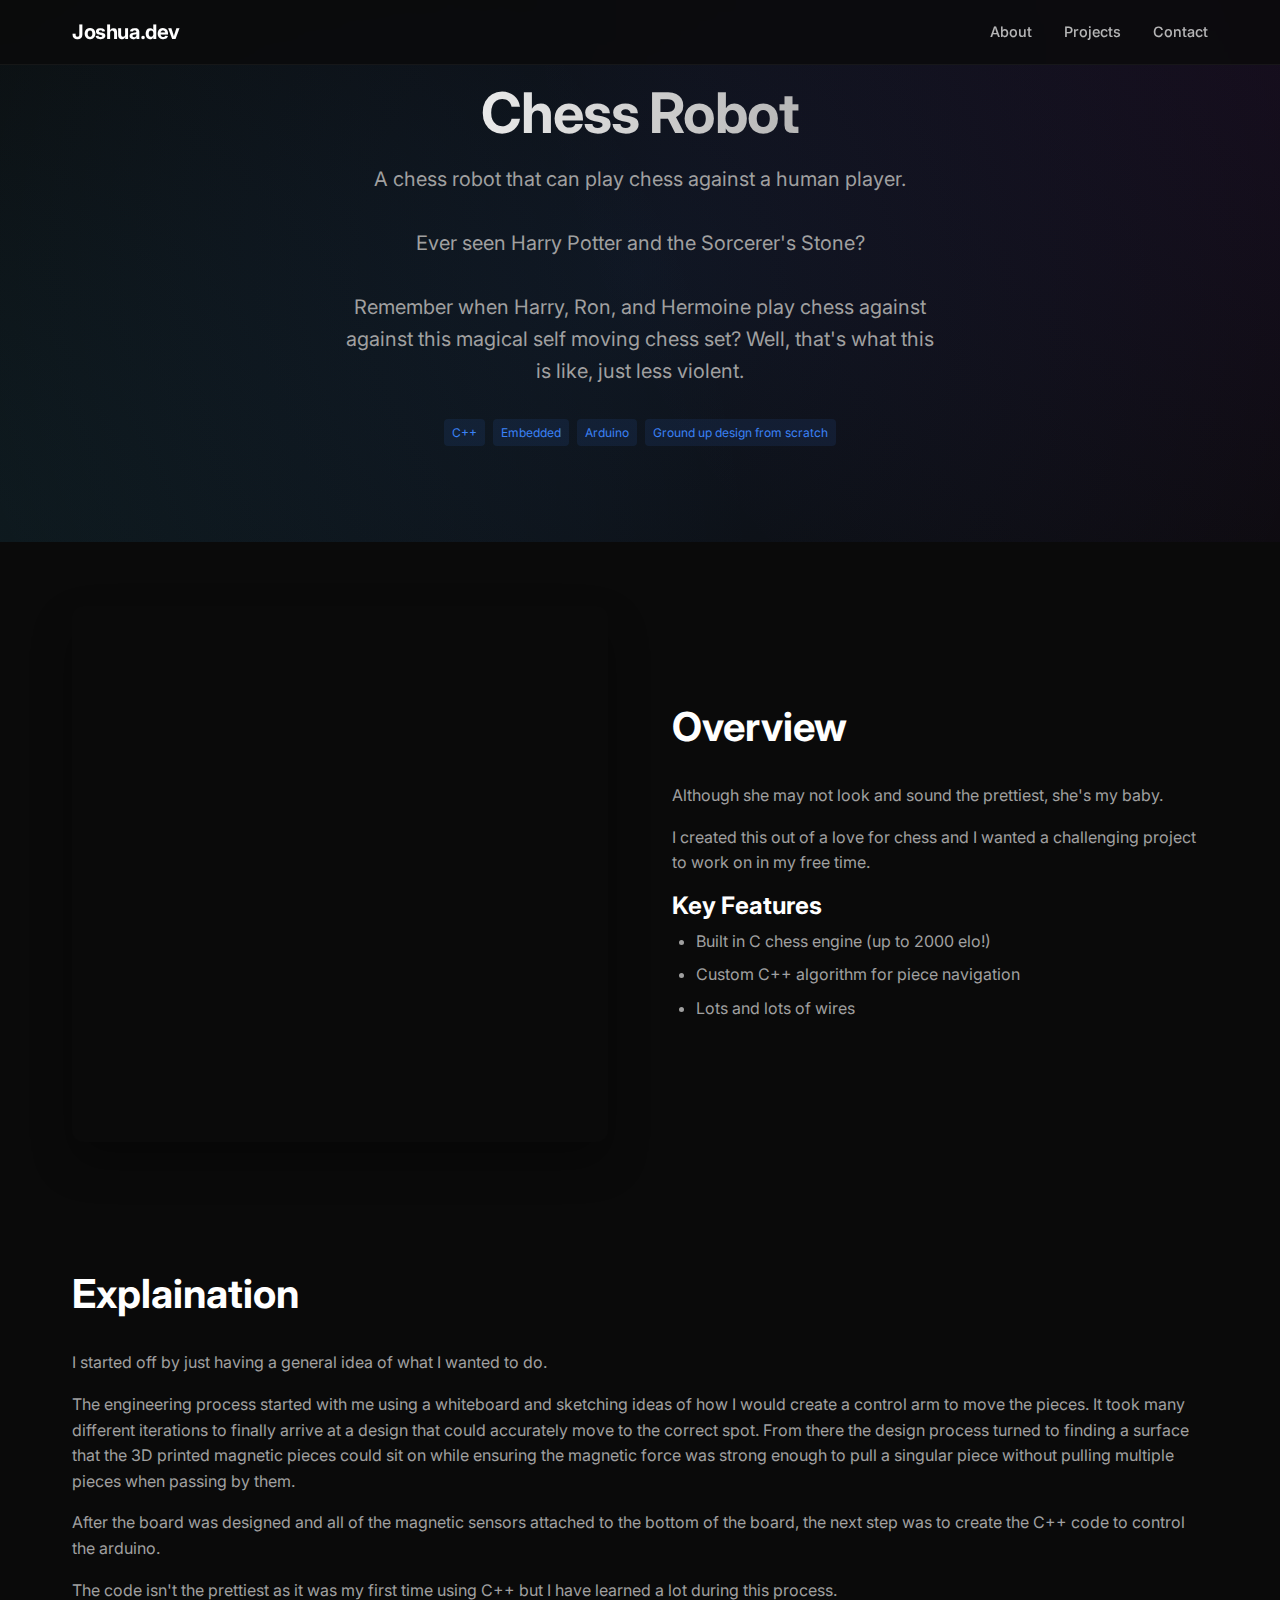
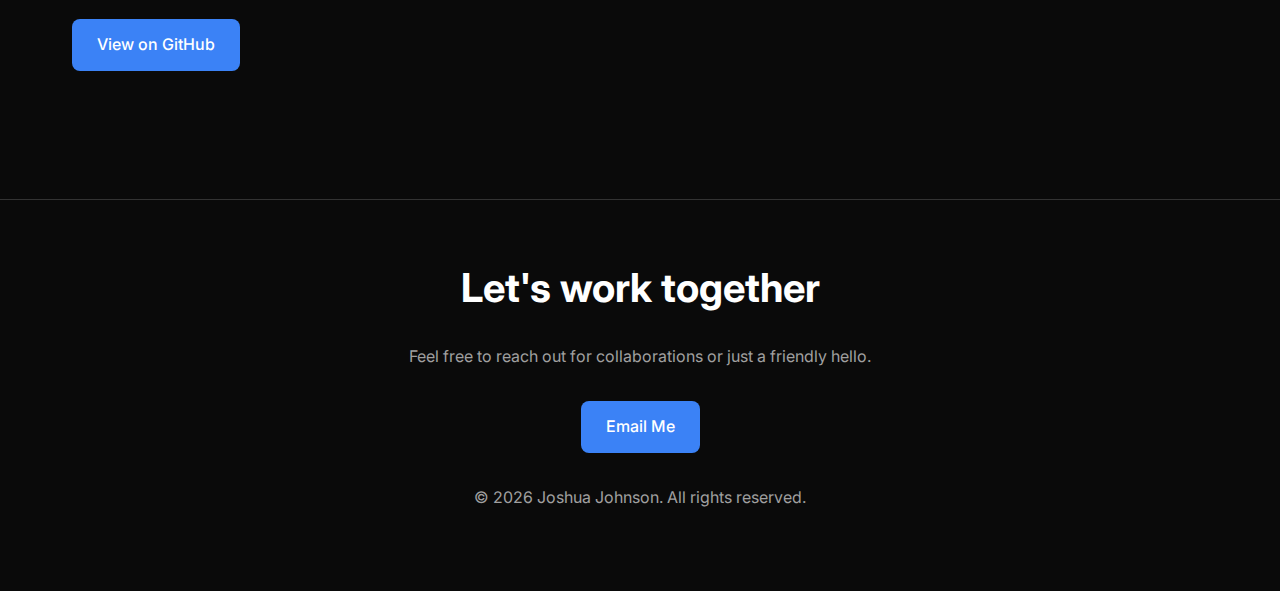
<file: chessRobot.html>
<!DOCTYPE html>
<html lang="en">

<head>
    <meta charset="UTF-8">
    <meta name="viewport" content="width=device-width, initial-scale=1.0">
    <title>MuscleMap - Joshua Johnson</title>
    <!-- Fonts -->
    <link rel="preconnect" href="https://fonts.googleapis.com">
    <link rel="preconnect" href="https://fonts.gstatic.com" crossorigin>
    <link href="https://fonts.googleapis.com/css2?family=Inter:wght@400;500;700&display=swap" rel="stylesheet">
    <!-- Styles -->
    <link rel="stylesheet" href="style.css">
</head>

<body>

    <!-- Header -->
    <header>
        <div class="container">
            <nav>
                <a href="index.html" class="logo">Joshua.dev</a>
                <div class="nav-links">
                    <a href="index.html#about">About</a>
                    <a href="index.html#projects">Projects</a>
                    <a href="index.html#contact">Contact</a>
                </div>
            </nav>
        </div>
    </header>

    <!-- Project Hero -->
    <section class="hero" style="min-height: 60vh;">
        <div class="container">
            <div class="hero-content">
                <h1>Chess Robot</h1>
                <p>A chess robot that can play chess against a human player.</p>
                <p>Ever seen Harry Potter and the Sorcerer's Stone? </p>
                <p>Remember when Harry, Ron, and Hermoine play chess against against this magical self moving chess
                    set? Well, that's what this is
                    like,
                    just less violent.</p>
                <div class="project-tech" style="justify-content: center; margin-bottom: 2rem;">
                    <span>C++</span>
                    <span>Embedded</span>
                    <span>Arduino</span>
                    <span>Ground up design from scratch</span>
                </div>
            </div>
        </div>
    </section>

    <!-- Project Details -->
    <section class="project-details">
        <div class="container">
            <div class="about-grid">
                <div class="about-image">
                    <iframe class="video-embed" src="https://www.youtube.com/embed/6yIkqdkF7vs"
                        title="YouTube video player"
                        allow="accelerometer; autoplay; clipboard-write; encrypted-media; gyroscope; picture-in-picture"
                        allowfullscreen></iframe>
                </div>
                <div class="about-text">
                    <h2>Overview</h2>
                    <p>Although she may not look and sound the prettiest, she's my baby.</p>
                    <p>I created this out of a love for chess and I wanted a challenging project to work on in my free
                        time.</p>

                    <h3>Key Features</h3>
                    <ul
                        style="list-style: disc; margin-left: 1.5rem; color: var(--text-secondary); margin-bottom: 1.5rem;">
                        <li style="margin-bottom: 0.5rem;">Built in C chess engine (up to 2000 elo!)</li>
                        <li style="margin-bottom: 0.5rem;">Custom C++ algorithm for piece navigation</li>
                        <li style="margin-bottom: 0.5rem;">Lots and lots of wires</li>
                    </ul>
                </div>
            </div>
        </div>
    </section>

    <!-- Main Content Section -->
    <section class="project-content">
        <div class="container">
            <h2>Explaination</h2>
            <p>I started off by just having a general idea of what I wanted to do.</p>
            <p>The engineering process started with me using a whiteboard and sketching ideas of how I would create a
                control arm to move the pieces.
                It took many different iterations to finally arrive at a design that could accurately move to the
                correct spot. From there the design process
                turned to finding a surface that the 3D printed magnetic pieces could sit on while ensuring the magnetic
                force was strong enough to pull a singular piece without
                pulling multiple pieces when passing by them.</p>
            <p>After the board was designed and all of the magnetic sensors attached to the bottom of the board, the
                next step was to create the C++ code to control the arduino.</p>
            <p>The code isn't the prettiest as it was my first time using C++ but I have learned a lot
                during this process.</p>

            <div>
                <a href="https://github.com/josh111112/chess-robot" class="btn btn-primary">View on GitHub</a>
            </div>
        </div>
    </section>

    <!-- Footer -->
    <footer id="contact">
        <div class="container">
            <h2>Let's work together</h2>
            <p>Feel free to reach out for collaborations or just a friendly hello.</p>
            <div style="margin: 2rem 0;">
                <a href="mailto:contact@joshvajohnson.dev" class="btn btn-primary">Email Me</a>
            </div>
            <p>&copy; 2026 Joshua Johnson. All rights reserved.</p>
        </div>
    </footer>

</body>

</html>
</file>
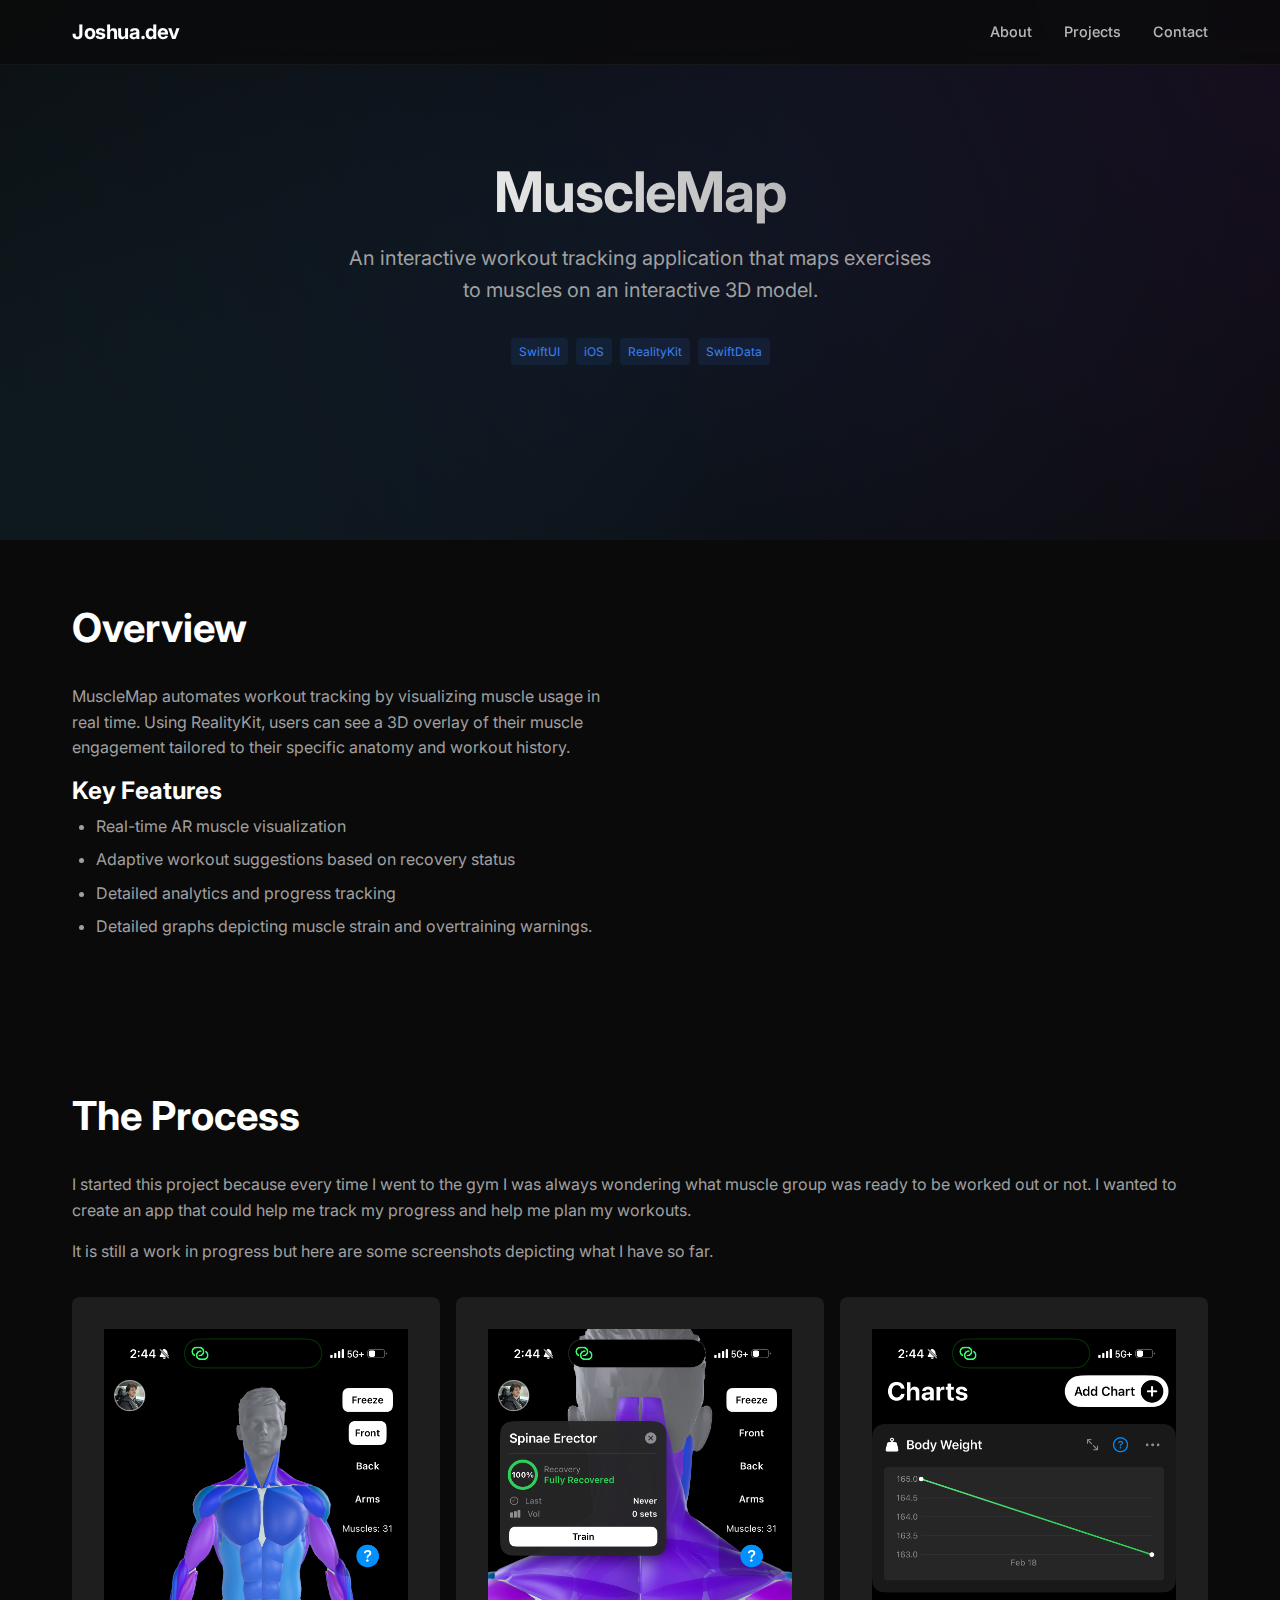
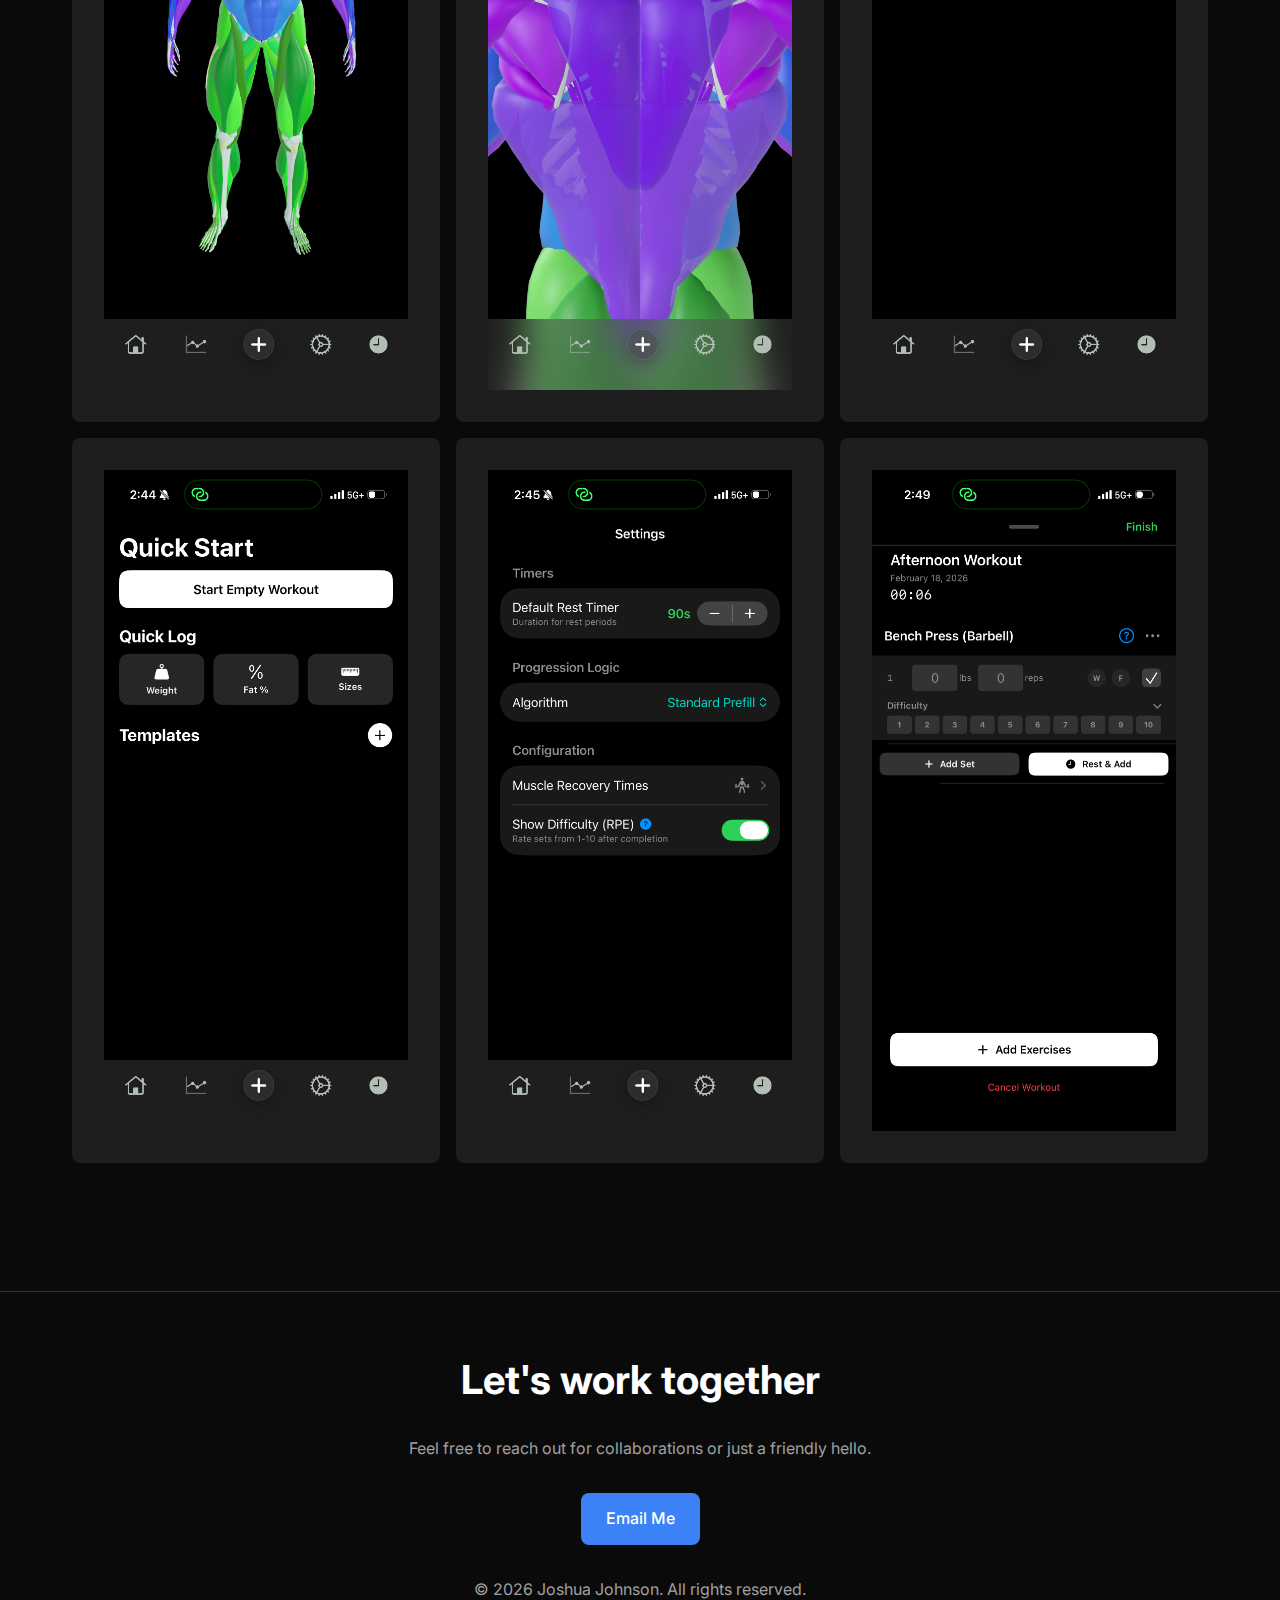
<file: musclemap_details.html>
<!DOCTYPE html>
<html lang="en">

<head>
    <meta charset="UTF-8">
    <meta name="viewport" content="width=device-width, initial-scale=1.0">
    <title>MuscleMap - Joshua Johnson</title>
    <!-- Fonts -->
    <link rel="preconnect" href="https://fonts.googleapis.com">
    <link rel="preconnect" href="https://fonts.gstatic.com" crossorigin>
    <link href="https://fonts.googleapis.com/css2?family=Inter:wght@400;500;700&display=swap" rel="stylesheet">
    <!-- Styles -->
    <link rel="stylesheet" href="style.css">
</head>

<body>

    <!-- Header -->
    <header>
        <div class="container">
            <nav>
                <a href="index.html" class="logo">Joshua.dev</a>
                <div class="nav-links">
                    <a href="index.html#about">About</a>
                    <a href="index.html#projects">Projects</a>
                    <a href="index.html#contact">Contact</a>
                </div>
            </nav>
        </div>
    </header>

    <!-- Project Hero -->
    <section class="hero" style="min-height: 60vh;">
        <div class="container">
            <div class="hero-content">
                <h1>MuscleMap</h1>
                <p>An interactive workout tracking application that maps exercises to muscles on an interactive 3D
                    model.</p>
                <div class="project-tech" style="justify-content: center; margin-bottom: 2rem;">
                    <span>SwiftUI</span>
                    <span>iOS</span>
                    <span>RealityKit</span>
                    <span>SwiftData</span>
                </div>
            </div>
        </div>
    </section>

    <!-- Project Details -->
    <section class="project-details">
        <div class="container">
            <div class="about-grid">
                <div class="about-text">
                    <h2>Overview</h2>
                    <p>MuscleMap automates workout tracking by visualizing muscle usage in real time. Using RealityKit,
                        users
                        can see a 3D overlay of their muscle engagement tailored to their specific anatomy and workout
                        history.</p>

                    <h3>Key Features</h3>
                    <ul
                        style="list-style: disc; margin-left: 1.5rem; color: var(--text-secondary); margin-bottom: 1.5rem;">
                        <li style="margin-bottom: 0.5rem;">Real-time AR muscle visualization</li>
                        <li style="margin-bottom: 0.5rem;">Adaptive workout suggestions based on recovery status</li>
                        <li style="margin-bottom: 0.5rem;">Detailed analytics and progress tracking</li>
                        <li style="margin-bottom: 0.5rem;">Detailed graphs depicting muscle strain and
                            overtraining warnings.</li>
                    </ul>
                    <!-- TODO: hopefully soon! -->
                    <!-- <a href="#" class="btn btn-primary">View on App Store</a> -->
                </div>
            </div>
        </div>
    </section>

    <section class="project-content">
        <div class="container">
            <h2>The Process</h2>
            <p>I started this project because every time I went to the gym I was always wondering what muscle group was
                ready to be worked out or not. I wanted to create an app that could help me track my progress and help
                me
                plan my workouts.</p>
            <p>It is still a work in progress but here are some screenshots depicting what I have so far.</p>
            <div class="gallery-grid">
                <img src="Assets/IMG_1453.PNG" alt="MuscleMap App Interface"
                    style="object-fit: contain; padding: 2rem; background: var(--bg-card);">
                <img src="Assets/IMG_1454.PNG" alt="MuscleMap App Interface"
                    style="object-fit: contain; padding: 2rem; background: var(--bg-card);">
                <img src="Assets/IMG_1455.PNG" alt="MuscleMap App Interface"
                    style="object-fit: contain; padding: 2rem; background: var(--bg-card);">
                <img src="Assets/IMG_1456.PNG" alt="MuscleMap App Interface"
                    style="object-fit: contain; padding: 2rem; background: var(--bg-card);">
                <img src="Assets/IMG_1457.PNG" alt="MuscleMap App Interface"
                    style="object-fit: contain; padding: 2rem; background: var(--bg-card);">
                <img src="Assets/IMG_1458.PNG" alt="MuscleMap App Interface"
                    style="object-fit: contain; padding: 2rem; background: var(--bg-card);">
            </div>
        </div>
    </section>

    <!-- Footer -->
    <footer id="contact">
        <div class="container">
            <h2>Let's work together</h2>
            <p>Feel free to reach out for collaborations or just a friendly hello.</p>
            <div style="margin: 2rem 0;">
                <a href="mailto:contact@joshvajohnson.dev" class="btn btn-primary">Email Me</a>
            </div>
            <p>&copy; 2026 Joshua Johnson. All rights reserved.</p>
        </div>
    </footer>

</body>

</html>
</file>
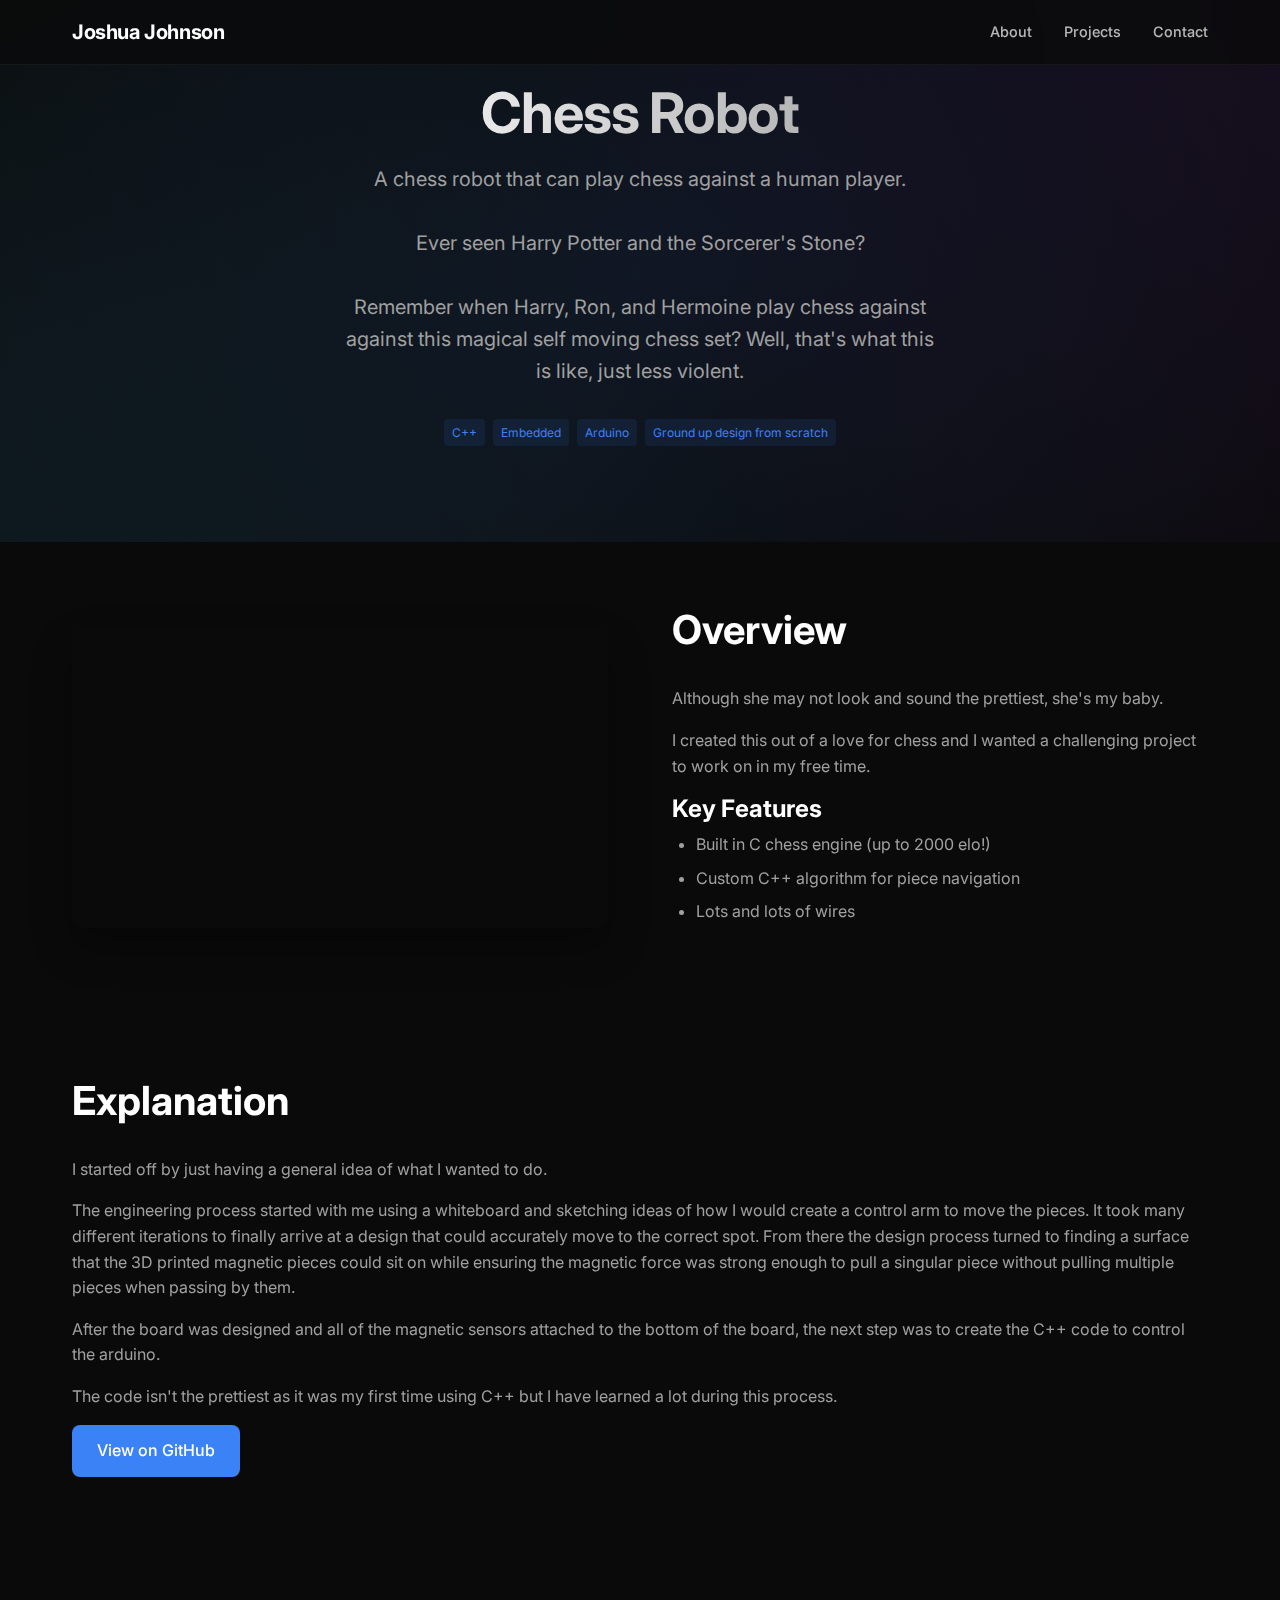
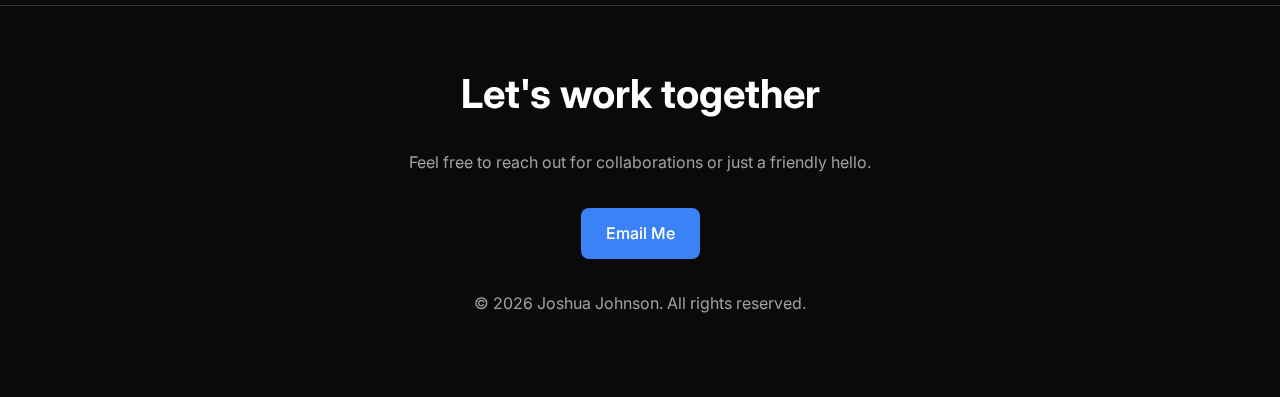
<file: Projects/chessRobot.html>
<!DOCTYPE html>
<html lang="en">

<head>
    <meta charset="UTF-8">
    <meta name="viewport" content="width=device-width, initial-scale=1.0">
    <title>Chess Robot - Joshua Johnson</title>
    <!-- Fonts -->
    <link rel="preconnect" href="https://fonts.googleapis.com">
    <link rel="preconnect" href="https://fonts.gstatic.com" crossorigin>
    <link href="https://fonts.googleapis.com/css2?family=Inter:wght@400;500;700&display=swap" rel="stylesheet">
    <!-- Styles -->
    <link rel="stylesheet" href="../style.css">
</head>

<body>

    <!-- Header -->
    <header>
        <div class="container">
            <nav>
                <a href="../index.html" class="logo">Joshua Johnson</a>
                <div class="nav-links">
                    <a href="../index.html#about">About</a>
                    <a href="../index.html#projects">Projects</a>
                    <a href="../index.html#contact">Contact</a>
                </div>
            </nav>
        </div>
    </header>

    <!-- Project Hero -->
    <section class="hero" style="min-height: 60vh;">
        <div class="container">
            <div class="hero-content">
                <h1>Chess Robot</h1>
                <p>A chess robot that can play chess against a human player.</p>
                <p>Ever seen Harry Potter and the Sorcerer's Stone? </p>
                <p>Remember when Harry, Ron, and Hermoine play chess against against this magical self moving chess
                    set? Well, that's what this is
                    like,
                    just less violent.</p>
                <div class="project-tech" style="justify-content: center; margin-bottom: 2rem;">
                    <span>C++</span>
                    <span>Embedded</span>
                    <span>Arduino</span>
                    <span>Ground up design from scratch</span>
                </div>
            </div>
        </div>
    </section>

    <!-- Project Details -->
    <section class="project-details">
        <div class="container">
            <div class="about-grid">
                <div style="display: flex; align-items: center; justify-content: center; width: 100%;">
                    <iframe class="video-embed"
                        style="width: 100%; height: auto; aspect-ratio: 16/9; box-shadow: 0 20px 40px rgba(0, 0, 0, 0.3);"
                        src="https://www.youtube.com/embed/6yIkqdkF7vs" title="YouTube video player"
                        allow="accelerometer; autoplay; clipboard-write; encrypted-media; gyroscope; picture-in-picture"
                        allowfullscreen></iframe>
                </div>
                <div class="about-text">
                    <h2>Overview</h2>
                    <p>Although she may not look and sound the prettiest, she's my baby.</p>
                    <p>I created this out of a love for chess and I wanted a challenging project to work on in my free
                        time.</p>

                    <h3>Key Features</h3>
                    <ul
                        style="list-style: disc; margin-left: 1.5rem; color: var(--text-secondary); margin-bottom: 1.5rem;">
                        <li style="margin-bottom: 0.5rem;">Built in C chess engine (up to 2000 elo!)</li>
                        <li style="margin-bottom: 0.5rem;">Custom C++ algorithm for piece navigation</li>
                        <li style="margin-bottom: 0.5rem;">Lots and lots of wires</li>
                    </ul>
                </div>
            </div>
        </div>
    </section>

    <!-- Main Content Section -->
    <section class="project-content">
        <div class="container">
            <h2>Explanation</h2>
            <p>I started off by just having a general idea of what I wanted to do.</p>
            <p>The engineering process started with me using a whiteboard and sketching ideas of how I would create a
                control arm to move the pieces.
                It took many different iterations to finally arrive at a design that could accurately move to the
                correct spot. From there the design process
                turned to finding a surface that the 3D printed magnetic pieces could sit on while ensuring the magnetic
                force was strong enough to pull a singular piece without
                pulling multiple pieces when passing by them.</p>
            <p>After the board was designed and all of the magnetic sensors attached to the bottom of the board, the
                next step was to create the C++ code to control the arduino.</p>
            <p>The code isn't the prettiest as it was my first time using C++ but I have learned a lot
                during this process.</p>

            <div>
                <a href="https://github.com/josh111112/chess-robot" class="btn btn-primary">View on GitHub</a>
            </div>
        </div>
    </section>

    <!-- Footer -->
    <footer id="contact">
        <div class="container">
            <h2>Let's work together</h2>
            <p>Feel free to reach out for collaborations or just a friendly hello.</p>
            <div style="margin: 2rem 0;">
                <a href="mailto:contact@joshvajohnson.dev" class="btn btn-primary">Email Me</a>
            </div>
            <p>&copy; 2026 Joshua Johnson. All rights reserved.</p>
        </div>
    </footer>
</body>

</html>
</file>
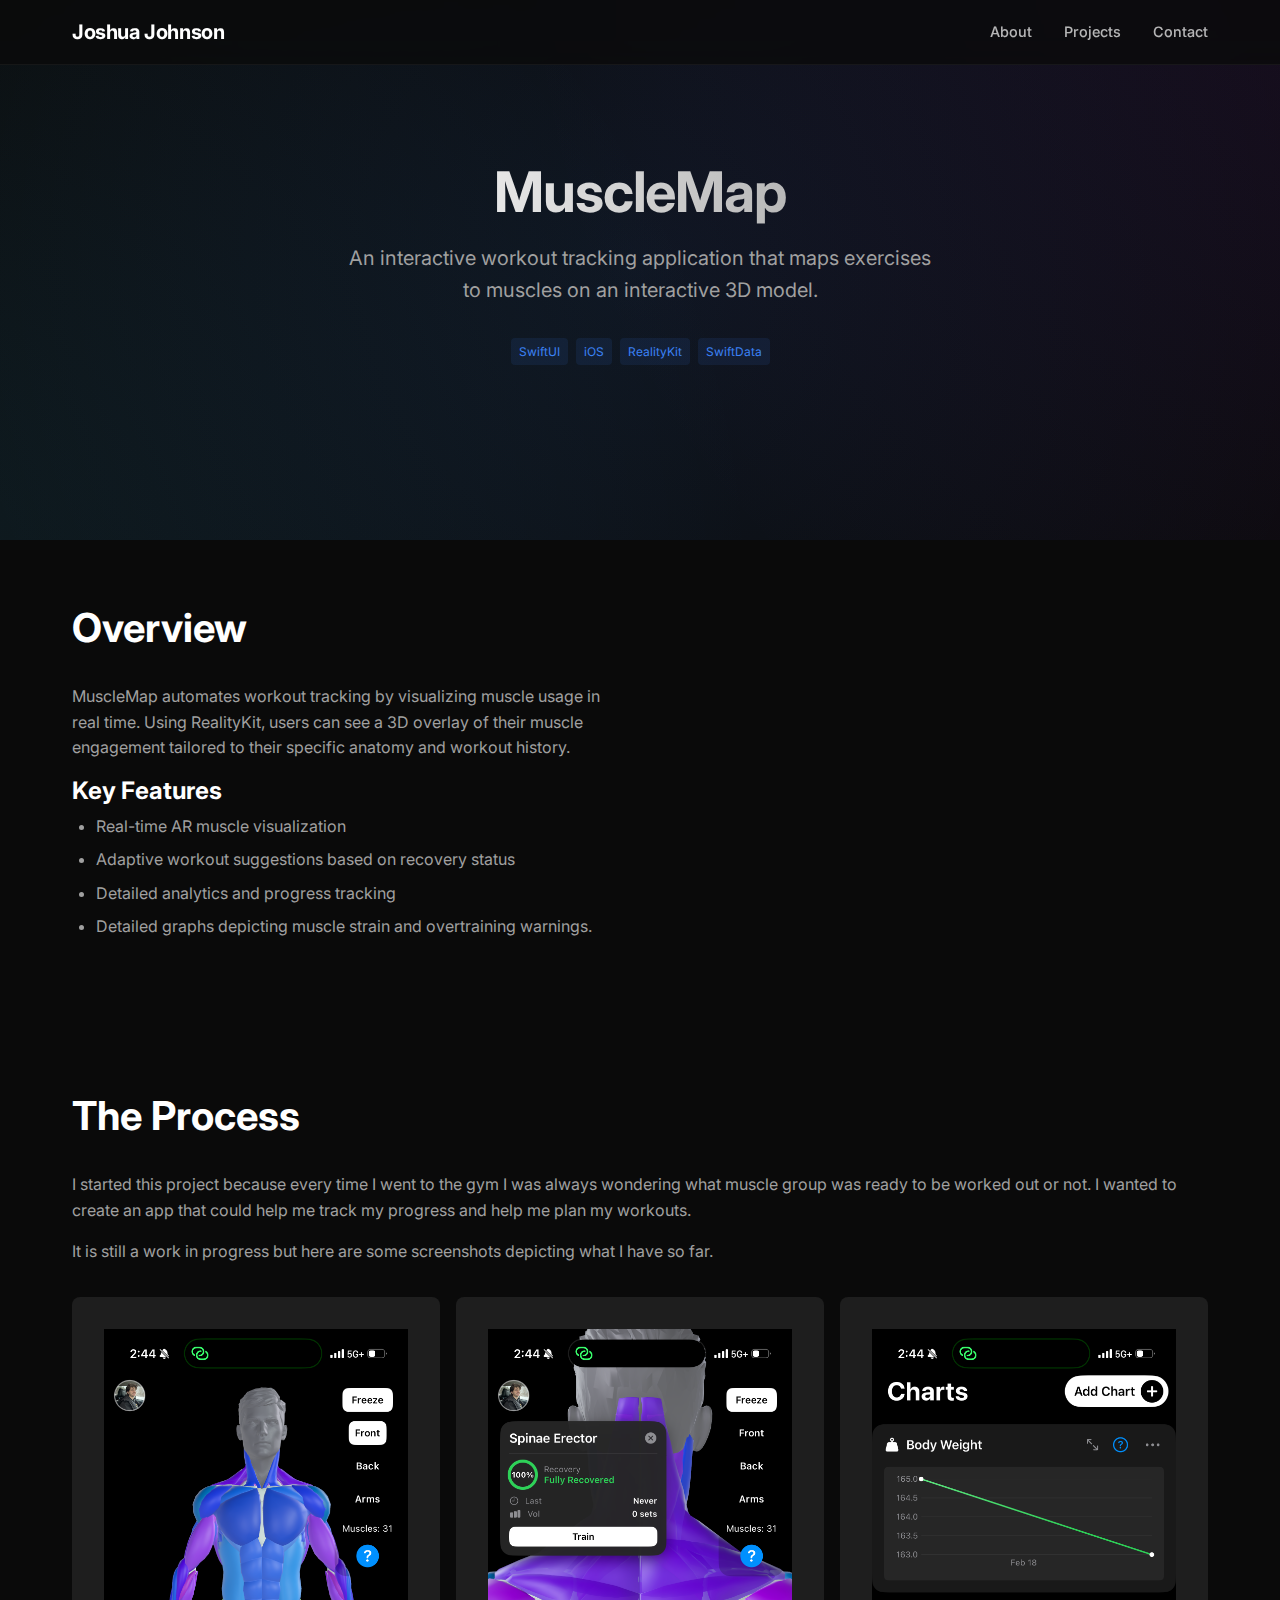
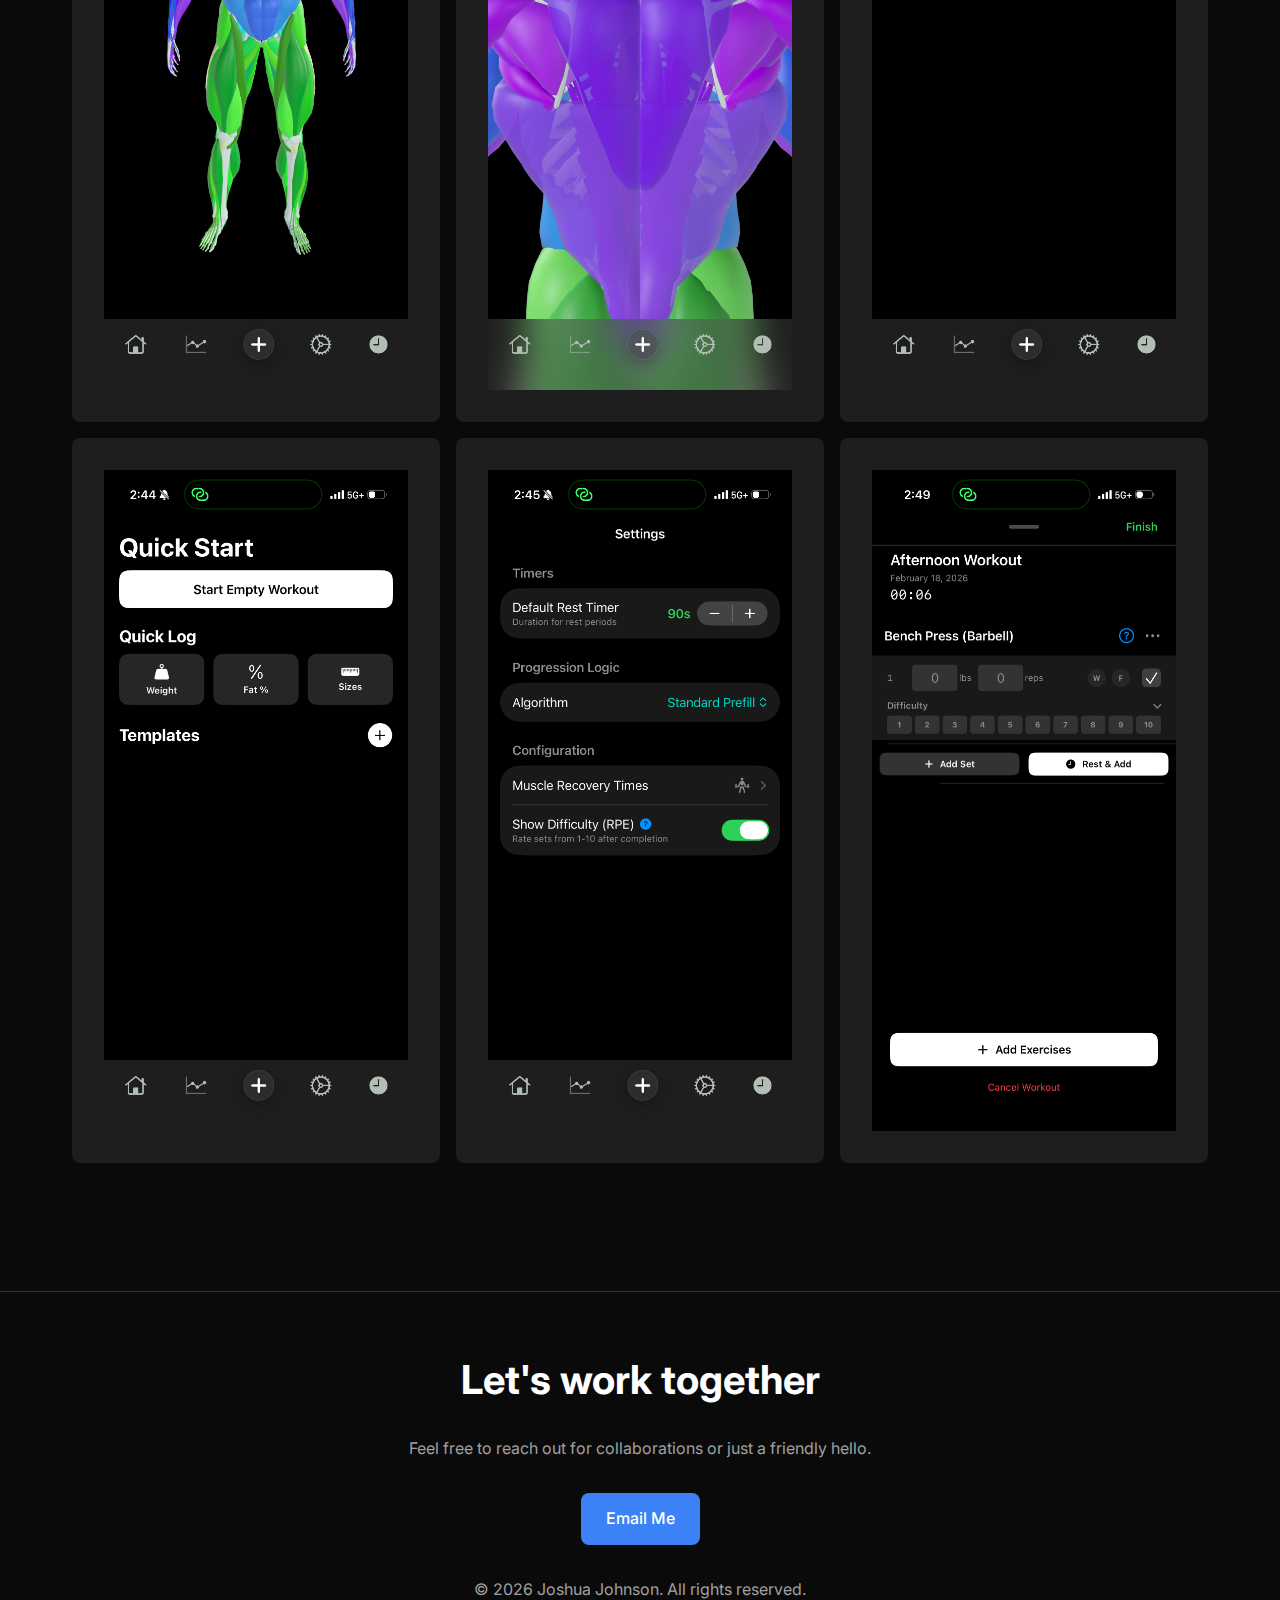
<file: Projects/musclemap.html>
<!DOCTYPE html>
<html lang="en">

<head>
    <meta charset="UTF-8">
    <meta name="viewport" content="width=device-width, initial-scale=1.0">
    <title>MuscleMap - Joshua Johnson</title>
    <!-- Fonts -->
    <link rel="preconnect" href="https://fonts.googleapis.com">
    <link rel="preconnect" href="https://fonts.gstatic.com" crossorigin>
    <link href="https://fonts.googleapis.com/css2?family=Inter:wght@400;500;700&display=swap" rel="stylesheet">
    <!-- Styles -->
    <link rel="stylesheet" href="../style.css">
</head>

<body>

    <!-- Header -->
    <header>
        <div class="container">
            <nav>
                <a href="../index.html" class="logo">Joshua Johnson</a>
                <div class="nav-links">
                    <a href="../index.html#about">About</a>
                    <a href="../index.html#projects">Projects</a>
                    <a href="../index.html#contact">Contact</a>
                </div>
            </nav>
        </div>
    </header>

    <!-- Project Hero -->
    <section class="hero" style="min-height: 60vh;">
        <div class="container">
            <div class="hero-content">
                <h1>MuscleMap</h1>
                <p>An interactive workout tracking application that maps exercises to muscles on an interactive 3D
                    model.</p>
                <div class="project-tech" style="justify-content: center; margin-bottom: 2rem;">
                    <span>SwiftUI</span>
                    <span>iOS</span>
                    <span>RealityKit</span>
                    <span>SwiftData</span>
                </div>
            </div>
        </div>
    </section>

    <!-- Project Details -->
    <section class="project-details">
        <div class="container">
            <div class="about-grid">
                <div class="about-text">
                    <h2>Overview</h2>
                    <p>MuscleMap automates workout tracking by visualizing muscle usage in real time. Using RealityKit,
                        users
                        can see a 3D overlay of their muscle engagement tailored to their specific anatomy and workout
                        history.</p>

                    <h3>Key Features</h3>
                    <ul
                        style="list-style: disc; margin-left: 1.5rem; color: var(--text-secondary); margin-bottom: 1.5rem;">
                        <li style="margin-bottom: 0.5rem;">Real-time AR muscle visualization</li>
                        <li style="margin-bottom: 0.5rem;">Adaptive workout suggestions based on recovery status</li>
                        <li style="margin-bottom: 0.5rem;">Detailed analytics and progress tracking</li>
                        <li style="margin-bottom: 0.5rem;">Detailed graphs depicting muscle strain and
                            overtraining warnings.</li>
                    </ul>
                    <!-- TODO: hopefully soon! -->
                    <!-- <a href="#" class="btn btn-primary">View on App Store</a> -->
                </div>
            </div>
        </div>
    </section>

    <section class="project-content">
        <div class="container">
            <h2>The Process</h2>
            <p>I started this project because every time I went to the gym I was always wondering what muscle group was
                ready to be worked out or not. I wanted to create an app that could help me track my progress and help
                me
                plan my workouts.</p>
            <p>It is still a work in progress but here are some screenshots depicting what I have so far.</p>
            <div class="gallery-grid">
                <img src="../Assets/IMG_1453.PNG" alt="MuscleMap App Interface"
                    style="object-fit: contain; padding: 2rem; background: var(--bg-card);">
                <img src="../Assets/IMG_1454.PNG" alt="MuscleMap App Interface"
                    style="object-fit: contain; padding: 2rem; background: var(--bg-card);">
                <img src="../Assets/IMG_1455.PNG" alt="MuscleMap App Interface"
                    style="object-fit: contain; padding: 2rem; background: var(--bg-card);">
                <img src="../Assets/IMG_1456.PNG" alt="MuscleMap App Interface"
                    style="object-fit: contain; padding: 2rem; background: var(--bg-card);">
                <img src="../Assets/IMG_1457.PNG" alt="MuscleMap App Interface"
                    style="object-fit: contain; padding: 2rem; background: var(--bg-card);">
                <img src="../Assets/IMG_1458.PNG" alt="MuscleMap App Interface"
                    style="object-fit: contain; padding: 2rem; background: var(--bg-card);">
            </div>
        </div>
    </section>

    <!-- Footer -->
    <footer id="contact">
        <div class="container">
            <h2>Let's work together</h2>
            <p>Feel free to reach out for collaborations or just a friendly hello.</p>
            <div style="margin: 2rem 0;">
                <a href="mailto:contact@joshvajohnson.dev" class="btn btn-primary">Email Me</a>
            </div>
            <p>&copy; 2026 Joshua Johnson. All rights reserved.</p>
        </div>
    </footer>
</body>

</html>
</file>
<file: style.css>
:root {
    /* Color Palette - Premium Dark Mode */
    --bg-primary: #0a0a0a;
    --bg-secondary: #121212;
    --bg-card: #1e1e1e;
    --text-primary: #ffffff;
    --text-secondary: #a0a0a0;
    --accent-color: #3b82f6;
    --accent-hover: #2563eb;
    --border-color: #333333;

    /* Typography */
    --font-family: 'Inter', system-ui, -apple-system, sans-serif;

    /* Spacing */
    --spacing-sm: 0.5rem;
    --spacing-md: 1rem;
    --spacing-lg: 2rem;
    --spacing-xl: 4rem;

    /* Transitions */
    --transition-fast: 0.2s ease;
    --transition-medium: 0.3s cubic-bezier(0.4, 0, 0.2, 1);
}

* {
    margin: 0;
    padding: 0;
    box-sizing: border-box;
}

html {
    scroll-behavior: smooth;
}

body {
    font-family: var(--font-family);
    background-color: var(--bg-primary);
    color: var(--text-primary);
    line-height: 1.6;
    overflow-x: hidden;
}

/* Typography Utilities */
h1,
h2,
h3,
h4,
h5,
h6 {
    line-height: 1.2;
    font-weight: 700;
    color: var(--text-primary);
}

h1 {
    font-size: 3.5rem;
    letter-spacing: -0.02em;
}

h2 {
    font-size: 2.5rem;
    margin-bottom: var(--spacing-lg);
}

h3 {
    font-size: 1.5rem;
    margin-bottom: var(--spacing-sm);
}

p {
    color: var(--text-secondary);
    margin-bottom: var(--spacing-md);
}

a {
    text-decoration: none;
    color: inherit;
    transition: var(--transition-fast);
}

ul {
    list-style: none;
}

img {
    max-width: 100%;
    display: block;
}

/* Container */
.container {
    max-width: 1200px;
    margin: 0 auto;
    padding: 0 var(--spacing-lg);
}

/* Buttons */
.btn {
    display: inline-block;
    padding: 0.75rem 1.5rem;
    border-radius: 8px;
    font-weight: 500;
    cursor: pointer;
    transition: var(--transition-medium);
    border: 1px solid transparent;
}

.btn-primary {
    background-color: var(--accent-color);
    color: white;
}

.btn-primary:hover {
    background-color: var(--accent-hover);
    transform: translateY(-2px);
    box-shadow: 0 4px 12px rgba(59, 130, 246, 0.3);
}

.btn-secondary {
    background-color: transparent;
    border-color: var(--border-color);
    color: var(--text-primary);
}

.btn-secondary:hover {
    border-color: var(--text-primary);
    background-color: rgba(255, 255, 255, 0.05);
}

/* Header */
header {
    position: fixed;
    top: 0;
    left: 0;
    width: 100%;
    padding: var(--spacing-md) 0;
    background-color: rgba(10, 10, 10, 0.8);
    backdrop-filter: blur(10px);
    -webkit-backdrop-filter: blur(10px);
    z-index: 1000;
    border-bottom: 1px solid rgba(255, 255, 255, 0.05);
}

nav {
    display: flex;
    justify-content: space-between;
    align-items: center;
}

.logo {
    font-size: 1.25rem;
    font-weight: 700;
    letter-spacing: -0.02em;
}

.nav-links {
    display: flex;
    gap: var(--spacing-lg);
}

.nav-links a {
    font-size: 0.9rem;
    font-weight: 500;
    opacity: 0.7;
}

.nav-links a:hover {
    opacity: 1;
    color: var(--accent-color);
}

/* Section General */
section {
    padding: var(--spacing-xl) 0;
}

/* Hero Section */
.hero {
    min-height: 100vh;
    display: flex;
    align-items: center;
    justify-content: center;
    text-align: center;
    padding-top: 80px;
    /* Offset for fixed header */
    position: relative;
    overflow: hidden;
}

.hero::before {
    content: '';
    position: absolute;
    top: -50%;
    left: -50%;
    width: 200%;
    height: 200%;
    background:
        radial-gradient(circle at 50% 50%, rgba(59, 130, 246, 0.1) 0%, transparent 50%),
        radial-gradient(circle at 80% 20%, rgba(147, 51, 234, 0.1) 0%, transparent 40%),
        radial-gradient(circle at 20% 80%, rgba(56, 189, 248, 0.1) 0%, transparent 40%);
    animation: rotateBg 30s linear infinite;
    z-index: -1;
    pointer-events: none;
}

@keyframes rotateBg {
    0% {
        transform: rotate(0deg);
    }

    100% {
        transform: rotate(360deg);
    }
}

.hero-content {
    max-width: 800px;
    animation: fadeIn 1s ease-out;
}

.hero h1 {
    margin-bottom: var(--spacing-md);
    background: linear-gradient(to right, #fff, #a0a0a0);
    background-clip: text;
    -webkit-background-clip: text;
    -webkit-text-fill-color: transparent;
}

.hero p {
    font-size: 1.25rem;
    margin-bottom: var(--spacing-lg);
    max-width: 600px;
    margin-left: auto;
    margin-right: auto;
}

.hero-buttons {
    display: flex;
    gap: var(--spacing-md);
    justify-content: center;
}

/* About Section */
.about-grid {
    display: grid;
    grid-template-columns: 1fr 1fr;
    gap: var(--spacing-xl);
    align-items: center;
}

.about-image {
    position: relative;
    border-radius: 12px;
    overflow: hidden;
    aspect-ratio: 1/1;
    /* Square aspect ratio */
    box-shadow: 0 20px 40px rgba(0, 0, 0, 0.3);
}

.about-image img {
    width: 100%;
    height: 100%;
    object-fit: cover;
    transition: transform 0.5s ease;
}

.about-image:hover img {
    transform: scale(1.05);
}

.skills-list {
    display: flex;
    flex-wrap: wrap;
    gap: var(--spacing-sm);
    margin-top: var(--spacing-md);
}

.skill-tag {
    background-color: var(--bg-card);
    padding: 0.5rem 1rem;
    border-radius: 100px;
    font-size: 0.875rem;
    color: var(--text-secondary);
    border: 1px solid var(--border-color);
}

/* Projects Section */
.projects-grid {
    display: grid;
    grid-template-columns: repeat(auto-fit, minmax(300px, 1fr));
    gap: var(--spacing-lg);
}

.project-card {
    background-color: var(--bg-card);
    border-radius: 12px;
    overflow: hidden;
    border: 1px solid var(--border-color);
    transition: var(--transition-medium);
}

.project-card:hover {
    transform: translateY(-5px);
    border-color: var(--accent-color);
    box-shadow: 0 10px 30px rgba(0, 0, 0, 0.2);
}

.project-image {
    height: 200px;
    background-color: var(--bg-secondary);
    overflow: hidden;
    display: flex;
    align-items: center;
    justify-content: center;
}

.project-image img {
    width: 100%;
    height: 100%;
    object-fit: cover;
}

.project-info {
    padding: var(--spacing-lg);
}

.project-tech {
    display: flex;
    flex-wrap: wrap;
    gap: 0.5rem;
    margin-bottom: var(--spacing-sm);
}

.project-tech span {
    font-size: 0.75rem;
    color: var(--accent-color);
    background-color: rgba(59, 130, 246, 0.1);
    padding: 0.25rem 0.5rem;
    border-radius: 4px;
}

/* Footer */
footer {
    text-align: center;
    padding: var(--spacing-xl) 0;
    border-top: 1px solid var(--border-color);
    margin-top: var(--spacing-xl);
    color: var(--text-secondary);
}

/* Animations */
@keyframes fadeIn {
    from {
        opacity: 0;
        transform: translateY(20px);
    }

    to {
        opacity: 1;
        transform: translateY(0);
    }
}

/* Responsive */
@media (max-width: 768px) {
    h1 {
        font-size: 2.5rem;
    }

    .about-grid {
        grid-template-columns: 1fr;
        text-align: center;
    }

    .about-image {
        max-width: 400px;
        margin: 0 auto;
        aspect-ratio: 1/1;
    }

    .nav-links {
        display: none;
        /* Mobile menu to be implemented if needed, simplicity for now */
    }
}

/* Video Embed */
.video-embed {
    width: 100%;
    height: 315px;
    border-radius: 12px;
    aspect-ratio: 16/9;
    border: 0;
}

/* Gallery Grid */
.gallery-grid {
    display: grid;
    grid-template-columns: repeat(3, 1fr);
    gap: var(--spacing-md);
    margin-top: var(--spacing-lg);
}

.gallery-grid img {
    width: 100%;
    height: auto;
    object-fit: cover;
    border-radius: 8px;
}

@media (max-width: 768px) {
    .gallery-grid {
        grid-template-columns: repeat(2, 1fr);
    }
}

@media (max-width: 480px) {
    .gallery-grid {
        grid-template-columns: 1fr;
    }
}
</file>
